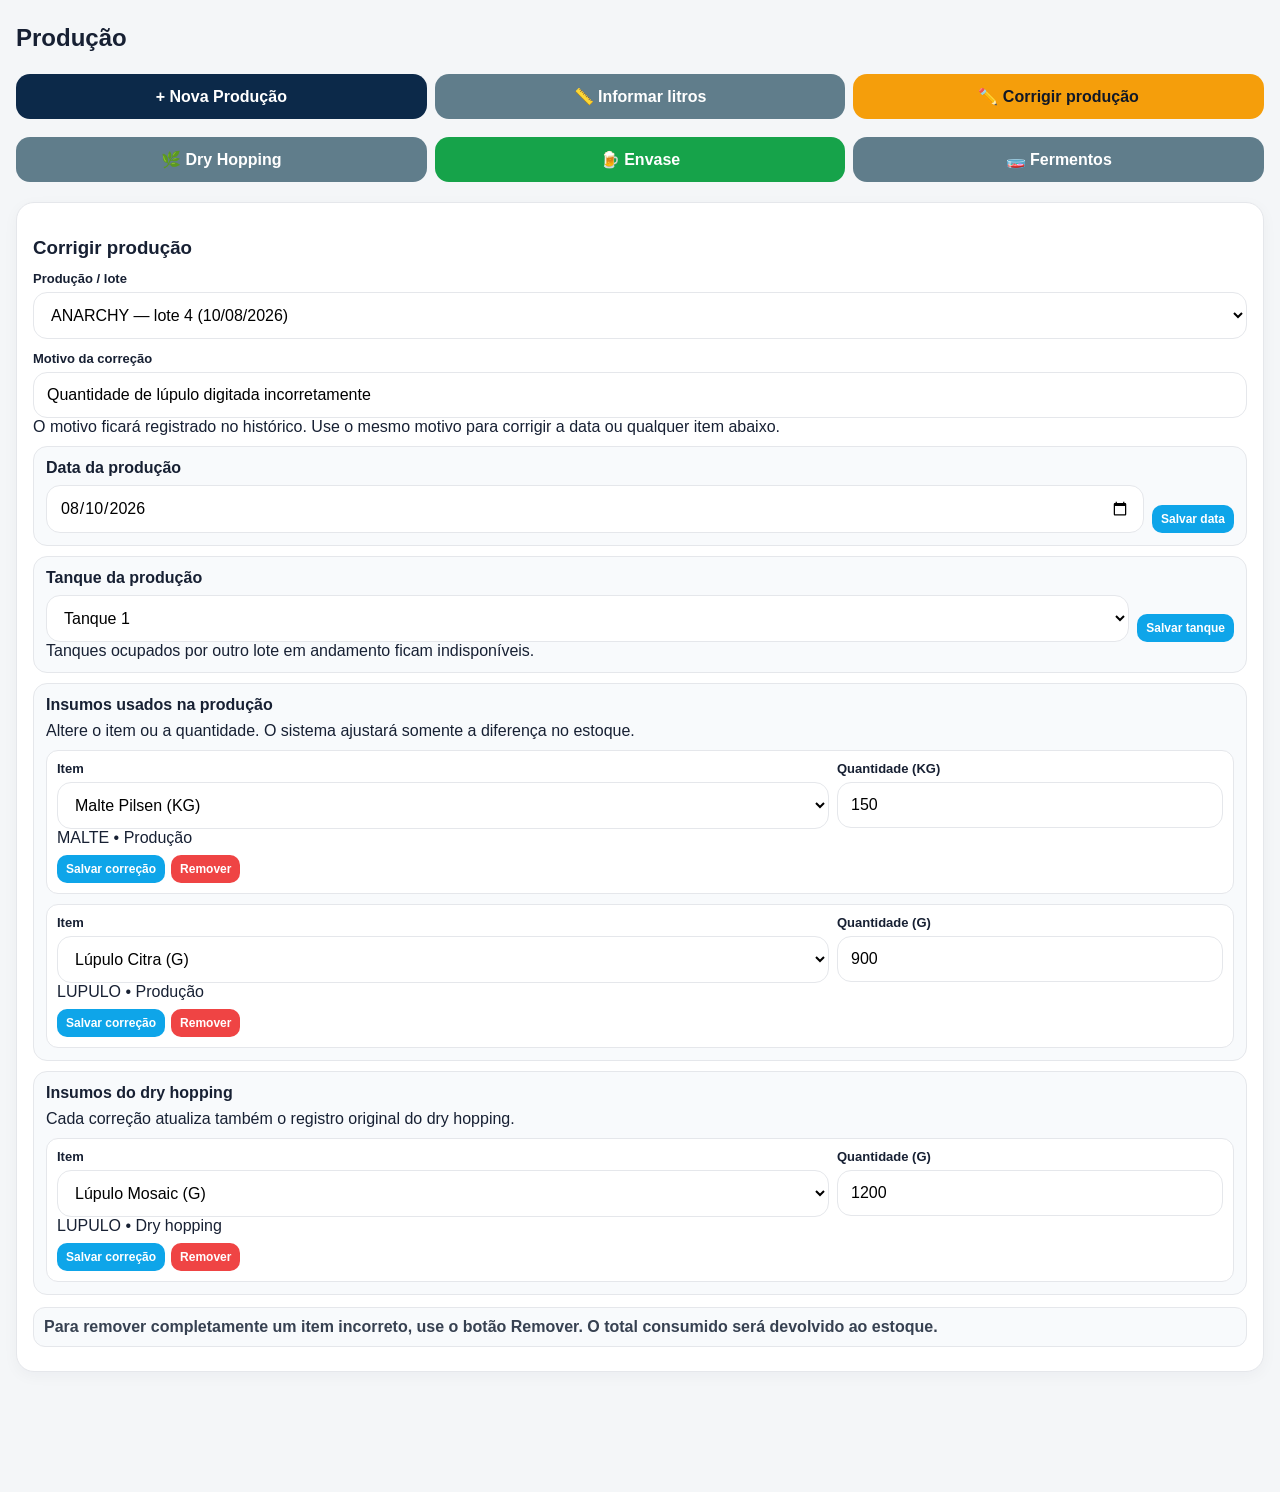
<file: tools/visual-correcoes-producao.html>
<!doctype html>
<html lang="pt-BR">
<head>
  <meta charset="utf-8">
  <meta name="viewport" content="width=device-width, initial-scale=1">
  <title>Teste visual — correções de produção</title>
  <link rel="stylesheet" href="../styles.css">
</head>
<body>
  <div id="app" style="display:block">
    <main class="container">
      <section class="tela active">
        <div class="sectionHeader"><h2>Produção</h2></div>
        <div class="actionGrid">
          <button class="btnMain">+ Nova Produção</button>
          <button class="btnSecondary">📏 Informar litros</button>
          <button class="btnWarn">✏️ Corrigir produção</button>
          <button class="btnSecondary">🌿 Dry Hopping</button>
          <button class="btnSuccess">🍺 Envase</button>
          <button class="btnSecondary">🧫 Fermentos</button>
        </div>

        <div class="formBox" style="display:block">
          <h3>Corrigir produção</h3>
          <label>Produção / lote</label>
          <select><option>ANARCHY — lote 4 (10/08/2026)</option></select>

          <label>Motivo da correção</label>
          <input value="Quantidade de lúpulo digitada incorretamente">
          <div class="sub">O motivo ficará registrado no histórico. Use o mesmo motivo para corrigir a data ou qualquer item abaixo.</div>

          <div class="fichaSecao">
            <h4>Data da produção</h4>
            <div class="correcaoDataLinha">
              <input type="date" value="2026-08-10">
              <button class="btnTiny btnEdit">Salvar data</button>
            </div>
          </div>

          <div class="fichaSecao">
            <h4>Tanque da produção</h4>
            <div class="correcaoDataLinha">
              <select>
                <option>Tanque 1</option>
                <option disabled>Tanque 2 — ocupado por ALIEN IPA, lote 8</option>
                <option>Tanque 3</option>
                <option>Tanque 4</option>
                <option>Tanque 5</option>
              </select>
              <button class="btnTiny btnEdit">Salvar tanque</button>
            </div>
            <div class="sub">Tanques ocupados por outro lote em andamento ficam indisponíveis.</div>
          </div>

          <div class="fichaSecao">
            <h4>Insumos usados na produção</h4>
            <div class="sub">Altere o item ou a quantidade. O sistema ajustará somente a diferença no estoque.</div>
            <div class="correcaoInsumosLista">
              <div class="correcaoInsumoItem">
                <div class="correcaoInsumoCampos">
                  <div><label>Item</label><select><option>Malte Pilsen (KG)</option></select></div>
                  <div><label>Quantidade (KG)</label><input value="150"></div>
                </div>
                <div class="sub">MALTE • Produção</div>
                <div class="rowActions"><button class="btnTiny btnEdit">Salvar correção</button><button class="btnTiny btnDangerTiny">Remover</button></div>
              </div>
              <div class="correcaoInsumoItem">
                <div class="correcaoInsumoCampos">
                  <div><label>Item</label><select><option>Lúpulo Citra (G)</option></select></div>
                  <div><label>Quantidade (G)</label><input value="900"></div>
                </div>
                <div class="sub">LUPULO • Produção</div>
                <div class="rowActions"><button class="btnTiny btnEdit">Salvar correção</button><button class="btnTiny btnDangerTiny">Remover</button></div>
              </div>
            </div>
          </div>

          <div class="fichaSecao">
            <h4>Insumos do dry hopping</h4>
            <div class="sub">Cada correção atualiza também o registro original do dry hopping.</div>
            <div class="correcaoInsumosLista">
              <div class="correcaoInsumoItem">
                <div class="correcaoInsumoCampos">
                  <div><label>Item</label><select><option>Lúpulo Mosaic (G)</option><option>Lúpulo Citra (G)</option></select></div>
                  <div><label>Quantidade (G)</label><input value="1200"></div>
                </div>
                <div class="sub">LUPULO • Dry hopping</div>
                <div class="rowActions"><button class="btnTiny btnEdit">Salvar correção</button><button class="btnTiny btnDangerTiny">Remover</button></div>
              </div>
            </div>
          </div>

          <div class="infoBox">Para remover completamente um item incorreto, use o botão Remover. O total consumido será devolvido ao estoque.</div>
        </div>
      </section>
    </main>
  </div>
</body>
</html>
</file>
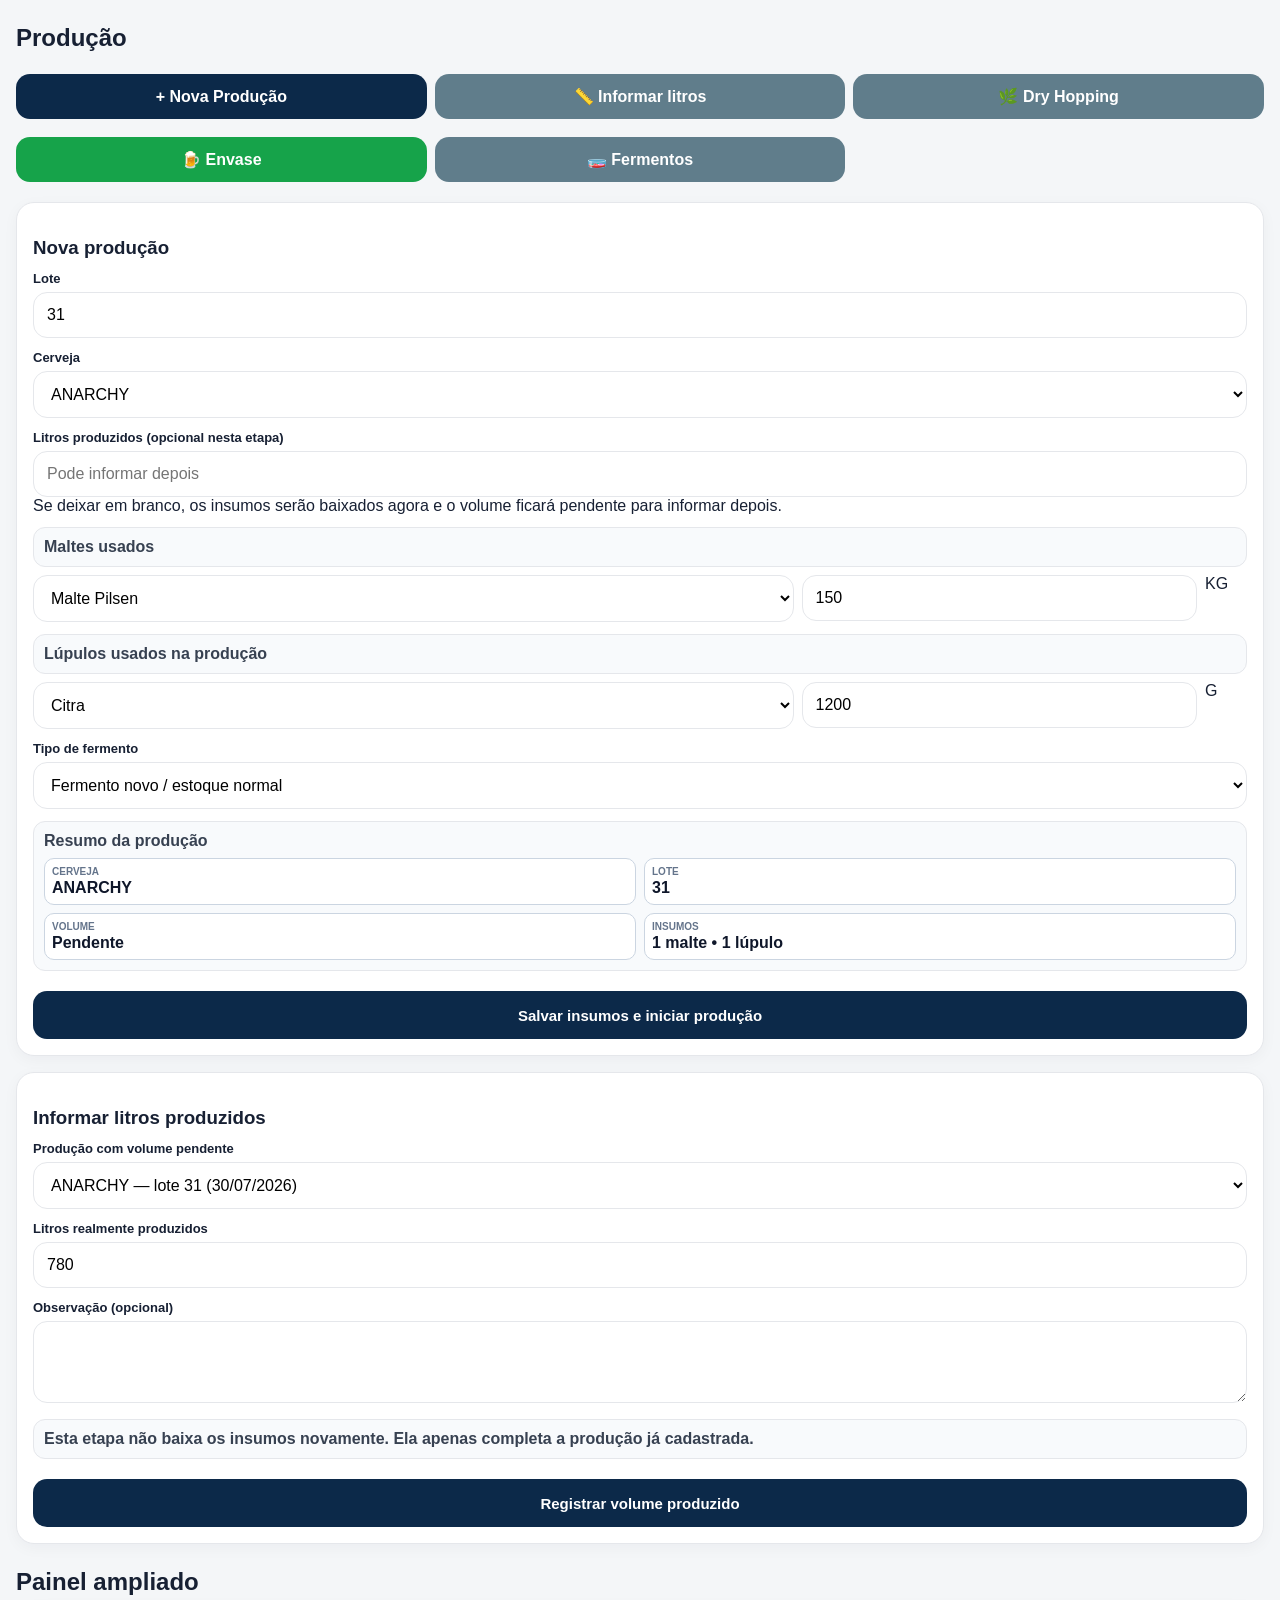
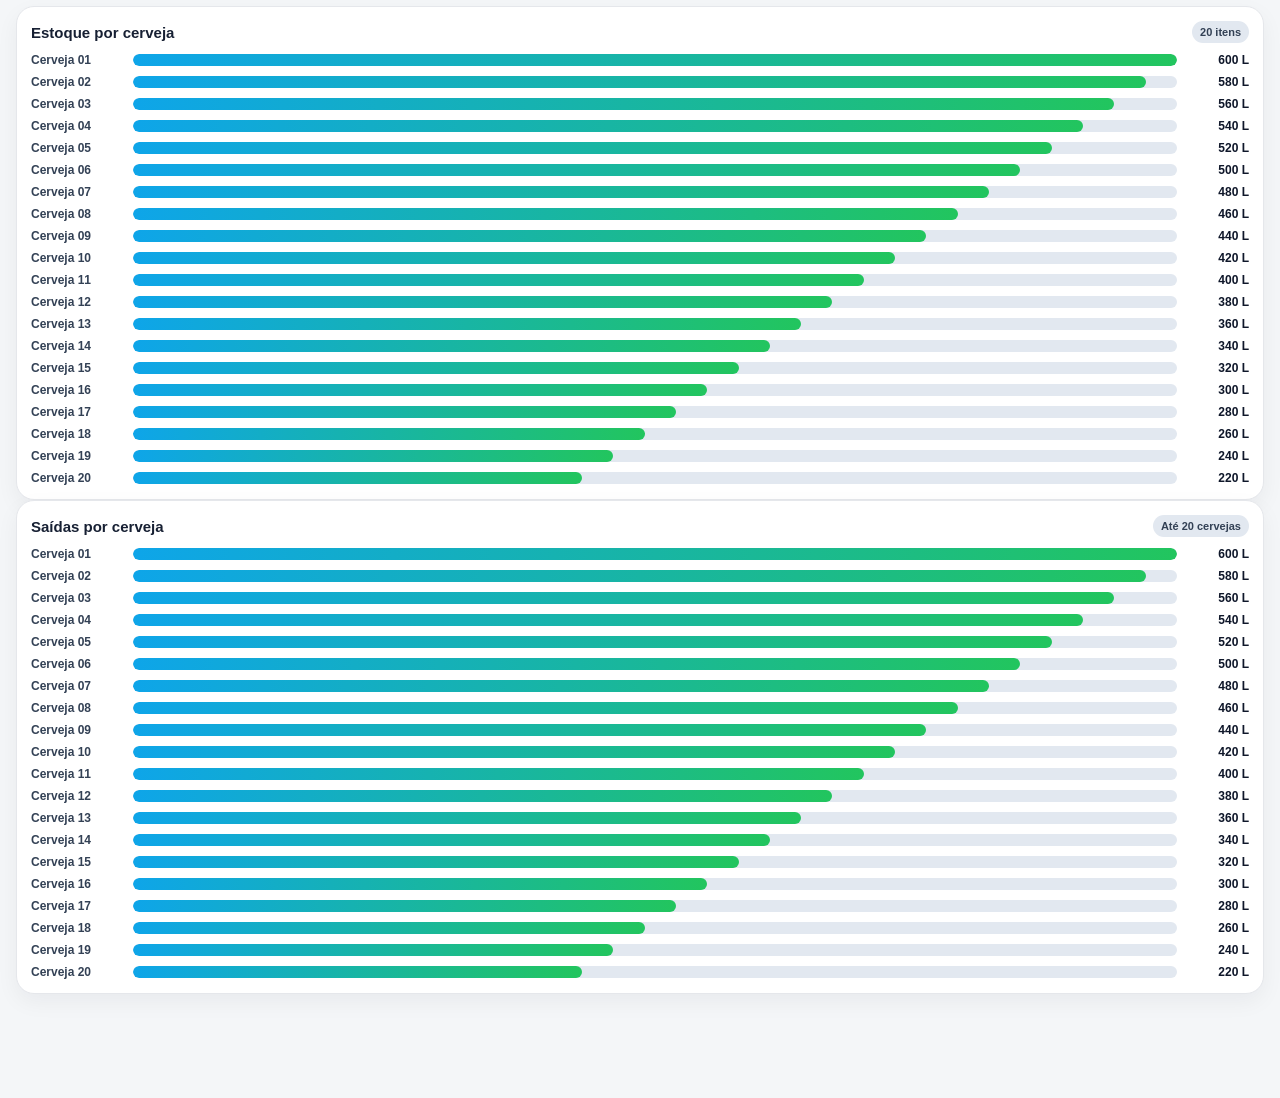
<file: tools/visual-producao-dashboard.html>
<!doctype html>
<html lang="pt-BR">
<head>
  <meta charset="utf-8">
  <meta name="viewport" content="width=device-width, initial-scale=1">
  <title>Teste visual — produção e dashboard</title>
  <link rel="stylesheet" href="../styles.css">
</head>
<body>
  <div id="app" style="display:block">
    <main class="container">
      <section class="tela active">
        <div class="sectionHeader"><h2>Produção</h2></div>

        <div class="actionGrid">
          <button class="btnMain">+ Nova Produção</button>
          <button class="btnSecondary">📏 Informar litros</button>
          <button class="btnSecondary">🌿 Dry Hopping</button>
          <button class="btnSuccess">🍺 Envase</button>
          <button class="btnSecondary">🧫 Fermentos</button>
        </div>

        <div class="formBox" style="display:block">
          <h3>Nova produção</h3>
          <label>Lote</label>
          <input value="31">
          <label>Cerveja</label>
          <select><option>ANARCHY</option></select>
          <label>Litros produzidos (opcional nesta etapa)</label>
          <input placeholder="Pode informar depois">
          <div class="sub">Se deixar em branco, os insumos serão baixados agora e o volume ficará pendente para informar depois.</div>
          <div class="infoBox">Maltes usados</div>
          <div class="linhaInsumo">
            <select><option>Malte Pilsen</option></select>
            <input value="150">
            <span>KG</span>
          </div>
          <div class="infoBox">Lúpulos usados na produção</div>
          <div class="linhaInsumo">
            <select><option>Citra</option></select>
            <input value="1200">
            <span>G</span>
          </div>
          <label>Tipo de fermento</label>
          <select><option>Fermento novo / estoque normal</option></select>
          <div class="infoBox">
            <strong>Resumo da produção</strong>
            <div class="envaseSaldoGrid">
              <div><span>Cerveja</span><strong>ANARCHY</strong></div>
              <div><span>Lote</span><strong>31</strong></div>
              <div><span>Volume</span><strong>Pendente</strong></div>
              <div><span>Insumos</span><strong>1 malte • 1 lúpulo</strong></div>
            </div>
          </div>
          <button class="btnMobilePrimary">Salvar insumos e iniciar produção</button>
        </div>

        <div class="formBox" style="display:block">
          <h3>Informar litros produzidos</h3>
          <label>Produção com volume pendente</label>
          <select><option>ANARCHY — lote 31 (30/07/2026)</option></select>
          <label>Litros realmente produzidos</label>
          <input value="780">
          <label>Observação (opcional)</label>
          <textarea></textarea>
          <div class="infoBox">Esta etapa não baixa os insumos novamente. Ela apenas completa a produção já cadastrada.</div>
          <button class="btnMobilePrimary">Registrar volume produzido</button>
        </div>

        <h2 id="painel" style="margin-top:24px">Painel ampliado</h2>
        <div class="dashGrid">
          <div class="dashBox">
            <div class="dashTitle">
              <h3>Estoque por cerveja</h3>
              <span class="miniBadge">20 itens</span>
            </div>
            <div id="mockEstoque" class="barChart"></div>
          </div>
          <div class="dashBox">
            <div class="dashTitle">
              <h3>Saídas por cerveja</h3>
              <span class="miniBadge">Até 20 cervejas</span>
            </div>
            <div id="mockSaidas" class="barChart"></div>
          </div>
        </div>
      </section>
    </main>
  </div>

  <script>
    const linhas = Array.from({ length:20 }, (_, i) => `
      <div class="barRow">
        <div class="barLabel">Cerveja ${String(i + 1).padStart(2, "0")}</div>
        <div class="barTrack"><div class="barFill" style="width:${100 - i * 3}%"></div></div>
        <div class="barValue">${600 - i * 20} L</div>
      </div>
    `).join("");
    document.getElementById("mockEstoque").innerHTML = linhas;
    document.getElementById("mockSaidas").innerHTML = linhas;
  </script>
</body>
</html>
</file>
<file: styles.css>
:root {
  --bg:#f4f6f8;
  --card:#ffffff;
  --text:#172033;
  --muted:#6b7280;
  --brand:#0c2949;
  --brand2:#145a8d;
  --border:#e5e7eb;
  --success:#16a34a;
  --danger:#dc2626;
}
* { box-sizing:border-box; }
body { margin:0; font-family:Inter, Arial, sans-serif; background:var(--bg); color:var(--text); padding-bottom:88px; }
button,input,select,textarea { font:inherit; }
.loginScreen { min-height:100vh; display:flex; align-items:center; justify-content:center; padding:20px; background:linear-gradient(145deg,#0c2949,#163b62); }
.loginCard { width:100%; max-width:390px; background:#fff; border-radius:24px; padding:24px; box-shadow:0 16px 50px rgba(0,0,0,.25); }
.loginCard .logo { width:82px; height:82px; border-radius:22px; display:block; margin:0 auto 12px; }
.loginCard h1 { margin:0; text-align:center; }
.loginCard p { text-align:center; color:var(--muted); margin:6px 0 20px; }
label { display:block; font-weight:800; font-size:13px; margin:12px 0 6px; }
input,select,textarea { width:100%; border:1px solid var(--border); border-radius:14px; padding:13px; background:#fff; outline:none; }
textarea { min-height:82px; resize:vertical; }
button { border:0; border-radius:14px; padding:13px 16px; background:var(--brand); color:#fff; font-weight:900; cursor:pointer; }
button:disabled { opacity:.55; }
.erro { margin-top:10px; color:#991b1b; background:#fee2e2; border-radius:12px; padding:10px; display:none; }
.app { max-width:760px; margin:0 auto; }
.topbar { position:sticky; top:0; z-index:10; background:rgba(244,246,248,.92); backdrop-filter:blur(10px); display:flex; justify-content:space-between; align-items:center; padding:14px 16px; border-bottom:1px solid rgba(229,231,235,.8); }
.appTitle { font-size:20px; font-weight:950; }
.appSub { font-size:12px; color:var(--muted); margin-top:2px; }
.btnGhost { background:#fff; color:var(--brand); border:1px solid var(--border); padding:9px 12px; font-size:13px; }
main { padding:16px; }
.tela { display:none; animation:fade .15s ease; }
.tela.active { display:block; }
@keyframes fade { from{opacity:.6; transform:translateY(4px)} to{opacity:1; transform:none} }
.sectionHeader { display:flex; justify-content:space-between; align-items:center; gap:12px; margin-bottom:12px; }
h2 { margin:8px 0 10px; font-size:24px; }
h3 { margin:18px 0 10px; }
.btnSmall { padding:9px 12px; font-size:13px; background:#fff; color:var(--brand); border:1px solid var(--border); }
.btnMain,.btnSecondary,.btnSuccess { width:100%; margin-bottom:10px; }
.btnSecondary { background:#607d8b; }
.btnSuccess { background:#16a34a; }
.btnMini { width:100%; background:#eef2ff; color:#3730a3; padding:10px; font-size:13px; margin:6px 0 12px; border:1px solid #c7d2fe; }
.gridCards { display:grid; grid-template-columns:1fr 1fr; gap:12px; }
.card,.box,.item,.formBox { background:var(--card); border-radius:18px; padding:16px; border:1px solid var(--border); box-shadow:0 4px 15px rgba(15,23,42,.04); }
.card span { display:block; color:var(--muted); font-size:12px; font-weight:900; }
.card strong { display:block; font-size:25px; margin-top:7px; }
.box { margin:14px 0; }
.muted { color:var(--muted); font-size:14px; line-height:1.4; }
.lista { display:grid; gap:10px; }
.item { display:flex; justify-content:space-between; align-items:flex-start; gap:12px; }
.item strong { display:block; font-size:15px; margin-bottom:3px; }
.item .sub { color:var(--muted); font-size:12px; line-height:1.35; }
.badge { display:inline-block; border-radius:999px; padding:4px 8px; font-size:11px; font-weight:950; background:#eef2ff; color:#3730a3; white-space:nowrap; }
.badge.zero { background:#fee2e2; color:#991b1b; }
.formBox { margin:10px 0 16px; }
.formBox button:not(.btnMini):not(.btnRemove) { width:100%; margin-top:12px; }
.tabs { display:flex; gap:8px; margin:12px 0; }
.tab { flex:1; background:#fff; color:var(--brand); border:1px solid var(--border); }
.tab.active { background:var(--brand); color:#fff; }
.maisGrid { display:grid; gap:12px; }
.maisCard { background:#fff; border:1px solid var(--border); border-radius:18px; padding:18px; box-shadow:0 4px 15px rgba(15,23,42,.04); cursor:pointer; }
.maisCard strong { display:block; font-size:17px; margin-bottom:4px; }
.maisCard span { color:var(--muted); font-size:13px; }
.bottomNav { position:fixed; bottom:0; left:0; right:0; z-index:20; background:#fff; border-top:1px solid var(--border); display:flex; justify-content:center; box-shadow:0 -10px 30px rgba(15,23,42,.08); }
.bottomNav button { flex:1; max-width:144px; background:#fff; color:#6b7280; border-radius:0; padding:10px 4px 12px; font-size:20px; }
.bottomNav button span { display:block; font-size:11px; margin-top:3px; font-weight:950; }
.bottomNav button.active { color:var(--brand); background:#f8fafc; }
.actionGrid { display:grid; grid-template-columns:1fr; gap:8px; margin-bottom:8px; }
.linha2 { display:grid; grid-template-columns:1fr 1fr; gap:10px; }
.infoBox { background:#f8fafc; border:1px solid var(--border); color:#374151; padding:10px; border-radius:12px; font-weight:800; margin:12px 0 8px; }
.pagamentoFifoResumo { font-weight:700; line-height:1.45; }
.pagamentoFifoResumo .pagamentoFifoTitulo { display:flex; justify-content:space-between; gap:12px; align-items:center; margin-bottom:8px; }
.pagamentoFifoResumo .pagamentoFifoLista { display:grid; gap:6px; margin-top:10px; }
.pagamentoFifoResumo .pagamentoFifoItem { display:flex; justify-content:space-between; gap:12px; padding-top:6px; border-top:1px solid var(--border); font-size:12px; }
.pagamentoFifoResumo .pagamentoFifoItem span:first-child { min-width:0; }
.pagamentoFifoResumo .pagamentoFifoItem strong { white-space:nowrap; }
.pagamentoFifoResumo .pagamentoFifoAviso { color:#991b1b; }
.linhaInsumo { display:grid; grid-template-columns:1.25fr .65fr 42px; gap:8px; margin-bottom:8px; align-items:start; }
.linhaInsumo input,.linhaInsumo select { margin:0; }
.btnRemove { background:#ef4444; padding:11px 0; border-radius:12px; }
.search { margin:4px 0 12px; background:#fff; }
[hidden-by-filter="true"] { display:none !important; }
@media (min-width:560px){ .actionGrid { grid-template-columns:1fr 1fr 1fr; } }
@media (max-width:380px){ .gridCards { gap:9px; } .card { padding:13px; } .card strong { font-size:21px; } }

.btnWarn { background:#f59e0b; color:#111827; width:100%; margin-bottom:10px; }
.saidaItem { background:#f8fafc; border:1px solid var(--border); border-radius:16px; padding:12px; margin-bottom:12px; }
.entradaLoteItem { background:#f8fafc; border:1px solid var(--border); border-radius:16px; padding:12px; margin-bottom:12px; }
.saidaItemHeader { display:flex; justify-content:space-between; align-items:center; gap:10px; margin-bottom:8px; }
.saidaItemHeader strong { font-size:14px; }
.smallDanger { background:#ef4444; padding:8px 10px; border-radius:10px; font-size:12px; }
.resumoConfirmacao { white-space:pre-line; line-height:1.45; }

.blocoVertical { display:block; }
.blocoVertical strong { display:block; margin-bottom:8px; }
.btnWarn { background:#f59e0b; color:#111827; width:100%; margin-bottom:10px; }

.alertaErro {
  background:#fee2e2 !important;
  border-color:#fecaca !important;
  color:#991b1b !important;
}

.badge.financeiroAberto {
  background:#fee2e2;
  color:#991b1b;
}

.configHint {
  font-size:12px;
  color:var(--muted);
}

.rowActions {
  display:flex;
  flex-wrap:wrap;
  gap:6px;
  margin-top:8px;
}
.btnTiny {
  border-radius:10px;
  padding:7px 9px;
  font-size:12px;
  width:auto !important;
  margin:0 !important;
}
.btnEdit { background:#0ea5e9; }
.btnDangerTiny { background:#ef4444; }
.btnNeutral { background:#64748b; }
.correcaoDataLinha {
  display:grid;
  grid-template-columns:minmax(0,1fr) auto;
  gap:8px;
  align-items:end;
}
.correcaoInsumosLista {
  display:flex;
  flex-direction:column;
  gap:10px;
  margin-top:10px;
}
.correcaoInsumoItem {
  border:1px solid var(--border);
  border-radius:12px;
  padding:10px;
  background:#fff;
}
.correcaoInsumoCampos {
  display:grid;
  grid-template-columns:minmax(0,2fr) minmax(120px,1fr);
  gap:8px;
}
.correcaoInsumoCampos label {
  margin-top:0;
}
@media (max-width:560px) {
  .correcaoDataLinha,
  .correcaoInsumoCampos {
    grid-template-columns:1fr;
  }
  .correcaoDataLinha .btnTiny {
    width:100% !important;
  }
}
.loteFichaTitulo {
  font-size:18px;
  font-weight:950;
  margin-bottom:6px;
}
.fichaGrid {
  display:grid;
  gap:10px;
}
.fichaSecao {
  background:#f8fafc;
  border:1px solid var(--border);
  border-radius:14px;
  padding:12px;
  margin-top:10px;
}
.fichaSecao h4 {
  margin:0 0 8px;
}
@media (min-width:640px) {
  .fichaGrid { grid-template-columns:1fr 1fr; }
}

.dashboardGrid {
  display:grid;
  grid-template-columns:1fr;
  gap:14px;
  margin:14px 0;
}
@media (min-width:760px) {
  .dashboardGrid {
    grid-template-columns:1fr 1fr;
  }
}
.dashBox {
  background:#ffffff;
  border:1px solid var(--border);
  border-radius:18px;
  padding:14px;
  box-shadow:0 8px 22px rgba(15,23,42,.05);
}
.dashTitle {
  display:flex;
  align-items:center;
  justify-content:space-between;
  gap:8px;
  margin-bottom:10px;
}
.dashTitle h3 {
  margin:0;
  font-size:15px;
}
.miniBadge {
  background:#e2e8f0;
  color:#334155;
  border-radius:999px;
  padding:5px 8px;
  font-size:11px;
  font-weight:800;
  white-space:nowrap;
}
.barChart {
  display:flex;
  flex-direction:column;
  gap:8px;
}
.barRow {
  display:grid;
  grid-template-columns:94px 1fr 64px;
  align-items:center;
  gap:8px;
  font-size:12px;
}
.barLabel {
  overflow:hidden;
  text-overflow:ellipsis;
  white-space:nowrap;
  font-weight:800;
  color:#334155;
}
.barTrack {
  height:12px;
  background:#e2e8f0;
  border-radius:999px;
  overflow:hidden;
}
.barFill {
  height:100%;
  min-width:2px;
  border-radius:999px;
  background:linear-gradient(90deg,#0ea5e9,#22c55e);
}
.barValue {
  text-align:right;
  font-weight:900;
  color:#0f172a;
}
.emptyChart {
  color:var(--muted);
  font-size:13px;
  padding:10px;
  border:1px dashed var(--border);
  border-radius:12px;
}
.donutWrap {
  display:grid;
  grid-template-columns:120px 1fr;
  gap:12px;
  align-items:center;
}
.donut {
  width:112px;
  height:112px;
  border-radius:50%;
  background:conic-gradient(#0ea5e9 0deg, #e2e8f0 0deg);
  position:relative;
}
.donut:after {
  content:"";
  position:absolute;
  inset:24px;
  background:#fff;
  border-radius:50%;
  border:1px solid var(--border);
}
.donutCenter {
  position:absolute;
  inset:0;
  display:flex;
  align-items:center;
  justify-content:center;
  z-index:2;
  font-weight:950;
  font-size:13px;
  color:#0f172a;
}
.legendList {
  display:flex;
  flex-direction:column;
  gap:7px;
  font-size:12px;
}
.legendItem {
  display:flex;
  justify-content:space-between;
  gap:8px;
  border-bottom:1px solid var(--border);
  padding-bottom:5px;
}
.legendDot {
  width:10px;
  height:10px;
  border-radius:50%;
  display:inline-block;
  margin-right:6px;
  vertical-align:-1px;
}
.compactList .item {
  padding:9px 0;
}
.alertLine {
  display:flex;
  align-items:flex-start;
  gap:8px;
}
.alertIcon {
  flex:0 0 auto;
  width:22px;
  height:22px;
  border-radius:999px;
  background:#fee2e2;
  color:#991b1b;
  display:flex;
  align-items:center;
  justify-content:center;
  font-size:12px;
  font-weight:900;
}
.alertIcon.ok {
  background:#dcfce7;
  color:#166534;
}


/* Updates: saídas, retornos, clientes e Phenomena */
.kpiInline {
  display:flex;
  flex-wrap:wrap;
  gap:6px;
  margin-top:8px;
}
.kpiInline span {
  background:#eef2ff;
  color:#1e293b;
  border-radius:999px;
  padding:5px 8px;
  font-size:11px;
  font-weight:800;
}
.itemDestaque {
  border-left:4px solid #0ea5e9;
  padding-left:10px;
}
.itemAtrasado {
  border-left:4px solid #ef4444;
  padding-left:10px;
}
.rowActions {
  display:flex;
  flex-wrap:wrap;
  gap:6px;
  margin-top:8px;
}
.miniSection {
  margin-top:12px;
  padding-top:10px;
  border-top:1px solid var(--border);
}
.miniSection strong {
  display:block;
  margin-bottom:5px;
}
.tableLite {
  width:100%;
  border-collapse:collapse;
  font-size:12px;
}
.tableLite th,
.tableLite td {
  border-bottom:1px solid var(--border);
  padding:7px 4px;
  text-align:left;
}
.tableLite th {
  color:#475569;
  font-size:11px;
  text-transform:uppercase;
}


/* Controle de códigos de barris em clientes */
.codigoGrid {
  display:flex;
  flex-wrap:wrap;
  gap:6px;
  margin-top:8px;
}
.codigoTag {
  display:inline-flex;
  align-items:center;
  gap:4px;
  padding:5px 8px;
  border-radius:999px;
  background:#eef2ff;
  color:#1e293b;
  font-size:11px;
  font-weight:900;
  border:1px solid #c7d2fe;
}
.codigoTag.atrasado {
  background:#fee2e2;
  border-color:#fecaca;
  color:#991b1b;
}
.codigoTag.ok {
  background:#dcfce7;
  border-color:#bbf7d0;
  color:#166534;
}
.codigosBox {
  margin-top:8px;
  padding:8px;
  background:#f8fafc;
  border:1px solid var(--border);
  border-radius:12px;
}
.codigosBox strong {
  display:block;
  margin-bottom:4px;
}


/* Atualização operacional */
.topActions {
  display:flex;
  align-items:center;
  gap:6px;
}
.btnSearchTop {
  min-width:42px;
  font-size:18px;
}
.searchRow {
  display:grid;
  grid-template-columns:1fr auto;
  gap:8px;
  align-items:center;
}
.searchRow .search {
  margin:0;
}
.buscaGlobalBox {
  position:sticky;
  top:72px;
  z-index:5;
}
.searchResultType {
  font-size:10px;
  font-weight:900;
  text-transform:uppercase;
  letter-spacing:.05em;
  color:#64748b;
}
.tabsScroll {
  overflow-x:auto;
  flex-wrap:nowrap;
  justify-content:flex-start;
}
.tabsScroll .tab {
  flex:0 0 auto;
}
.statusBadge {
  display:inline-flex;
  align-items:center;
  border-radius:999px;
  padding:5px 8px;
  font-size:11px;
  font-weight:900;
  background:#e2e8f0;
  color:#334155;
}
.status-insumos { background:#ffedd5; color:#9a3412; }
.status-fermentando { background:#dbeafe; color:#1d4ed8; }
.status-diacetil { background:#fef3c7; color:#92400e; }
.status-maturacao { background:#e0f2fe; color:#075985; }
.status-dry { background:#dcfce7; color:#166534; }
.status-pronto { background:#fef3c7; color:#92400e; }
.status-parcial { background:#ede9fe; color:#6d28d9; }
.status-envasado { background:#cffafe; color:#155e75; }
.status-finalizado { background:#e2e8f0; color:#334155; }

.timeline {
  position:relative;
  margin-top:12px;
  padding-left:24px;
}
.timeline:before {
  content:"";
  position:absolute;
  top:4px;
  bottom:4px;
  left:8px;
  width:2px;
  background:#cbd5e1;
}
.timelineItem {
  position:relative;
  padding:0 0 16px 8px;
}
.timelineDot {
  position:absolute;
  left:-22px;
  top:2px;
  width:14px;
  height:14px;
  border-radius:50%;
  background:#0ea5e9;
  border:3px solid #e0f2fe;
}
.timelineTitle {
  font-weight:900;
  color:#0f172a;
}
.timelineDate {
  font-size:11px;
  color:#64748b;
  margin-top:2px;
}
.timelineText {
  font-size:12px;
  color:#475569;
  margin-top:4px;
}
.loteStatusActions {
  display:flex;
  flex-wrap:wrap;
  gap:6px;
  margin-top:8px;
}
.loteStatusActions select {
  min-width:190px;
  margin:0;
}
.envaseSaldoGrid {
  display:grid;
  grid-template-columns:repeat(2,minmax(0,1fr));
  gap:8px;
  margin-top:8px;
}
.envaseSaldoGrid div {
  background:#fff;
  border:1px solid #cbd5e1;
  border-radius:10px;
  padding:7px;
}
.envaseSaldoGrid span {
  display:block;
  font-size:10px;
  color:#64748b;
  font-weight:800;
  text-transform:uppercase;
}
.envaseSaldoGrid strong {
  display:block;
  margin-top:2px;
  color:#0f172a;
}
.estoqueIncompleto {
  margin-top:7px;
  padding:7px 9px;
  border:1px solid #d69e2e;
  border-radius:8px;
  background:#fffaf0;
  color:#7b4b00;
  font-size:12px;
  line-height:1.35;
}
.checkLine {
  display:flex;
  align-items:flex-start;
  gap:8px;
  margin:10px 0;
  padding:10px;
  background:#f8fafc;
  border:1px solid var(--border);
  border-radius:12px;
  font-size:13px;
  color:#334155;
}
.checkLine input {
  width:auto;
  margin-top:2px;
}
.btnMobilePrimary {
  min-height:48px;
  width:100%;
  font-size:15px;
  font-weight:900;
}
.formDirty {
  box-shadow:0 0 0 2px rgba(245,158,11,.35);
}
.diffPos { color:#166534; font-weight:900; }
.diffNeg { color:#991b1b; font-weight:900; }
.diffZero { color:#334155; font-weight:900; }

@media (max-width:520px) {
  .actionGrid button {
    min-height:48px;
  }
  .searchRow {
    grid-template-columns:1fr;
  }
  .searchRow button {
    width:100%;
  }
  .envaseSaldoGrid {
    grid-template-columns:1fr 1fr;
  }
}


/* Correções seguras e restauração de backup */
.btnDangerWide {
  width:100%;
  min-height:48px;
  border:none;
  border-radius:12px;
  background:#b91c1c;
  color:#fff;
  font-weight:900;
  padding:12px 14px;
}
.btnDangerWide:disabled {
  opacity:.45;
  cursor:not-allowed;
}
.correcaoSelecionada {
  border-left:4px solid #b91c1c;
}
.correcaoTipo {
  display:inline-flex;
  align-items:center;
  border-radius:999px;
  padding:4px 7px;
  font-size:10px;
  font-weight:900;
  background:#fee2e2;
  color:#991b1b;
}
.backupPreviewGrid {
  display:grid;
  grid-template-columns:repeat(2,minmax(0,1fr));
  gap:7px;
  margin-top:8px;
}
.backupPreviewGrid div {
  background:#fff;
  border:1px solid #cbd5e1;
  border-radius:10px;
  padding:7px;
}
.backupPreviewGrid span {
  display:block;
  font-size:10px;
  text-transform:uppercase;
  color:#64748b;
  font-weight:900;
}
.backupPreviewGrid strong {
  display:block;
  margin-top:3px;
  color:#0f172a;
}
.restoreProgress {
  width:100%;
  height:10px;
  border-radius:999px;
  overflow:hidden;
  background:#e2e8f0;
  margin-top:8px;
}
.restoreProgress > div {
  height:100%;
  background:#0ea5e9;
  transition:width .2s ease;
}


/* Controle de acesso */
.userTopButton {
  max-width:150px;
  overflow:hidden;
  text-overflow:ellipsis;
  white-space:nowrap;
}
.simpleSteps {
  margin:8px 0 12px 20px;
  padding:0;
  color:#334155;
  font-size:13px;
}
.simpleSteps li { margin-bottom:7px; }
.permissionHeader {
  display:flex;
  justify-content:space-between;
  gap:10px;
  margin:14px 0 8px;
  padding-bottom:7px;
  border-bottom:1px solid var(--border);
  color:#0f172a;
}
.permissionHeader span {
  color:#64748b;
  font-size:11px;
  font-weight:800;
}
.permissionGrid {
  display:grid;
  gap:7px;
  margin-bottom:14px;
}
.permissionRow {
  display:grid;
  grid-template-columns:minmax(0,1fr) 78px 78px;
  gap:7px;
  align-items:center;
  padding:8px;
  border:1px solid var(--border);
  border-radius:11px;
  background:#f8fafc;
}
.permissionRow strong { font-size:12px; }
.permissionToggle {
  display:flex;
  flex-direction:column;
  align-items:center;
  gap:3px;
  font-size:9px;
  color:#64748b;
  font-weight:900;
  text-transform:uppercase;
}
.permissionToggle input { width:auto; margin:0; }
.userRoleBadge {
  display:inline-flex;
  margin-top:8px;
  padding:6px 9px;
  border-radius:999px;
  background:#dbeafe;
  color:#1d4ed8;
  font-size:11px;
  font-weight:900;
}
.userInactive { border-left:4px solid #ef4444; }
.userActive { border-left:4px solid #22c55e; }
.accessDeniedBox {
  text-align:center;
  padding:20px;
  color:#991b1b;
}
@media (max-width:520px) {
  .userTopButton { max-width:92px; font-size:11px; }
  .permissionRow { grid-template-columns:minmax(0,1fr) 62px 62px; }
}


/* Cadastro de usuário na tela de entrada */
.loginPrimary,
.loginSecondary {
  width:100%;
  min-height:48px;
  margin-top:12px;
}
.loginSecondary {
  margin-top:8px;
  background:#ffffff;
  color:var(--brand);
  border:1px solid #cbd5e1;
}
.loginSecondary:hover {
  background:#f8fafc;
}
.cadastroSucesso {
  display:block;
  margin-top:10px;
  padding:11px;
  border-radius:12px;
  background:#dcfce7;
  color:#166534;
  font-size:13px;
  font-weight:800;
  line-height:1.4;
}
.loginCard small {
  display:block;
  margin-top:12px;
  color:var(--muted);
  line-height:1.35;
}


/* Login com Google */
.loginDivider {
  display:flex;
  align-items:center;
  gap:10px;
  margin:14px 0;
  color:#94a3b8;
  font-size:12px;
  font-weight:800;
  text-transform:uppercase;
}
.loginDivider::before,
.loginDivider::after {
  content:"";
  flex:1;
  height:1px;
  background:#e2e8f0;
}
.googleLoginButton {
  width:100%;
  min-height:48px;
  display:flex;
  align-items:center;
  justify-content:center;
  gap:10px;
  background:#fff;
  color:#1f2937;
  border:1px solid #cbd5e1;
  box-shadow:0 1px 2px rgba(15,23,42,.06);
  margin-bottom:10px;
}
.googleLoginButton:hover {
  background:#f8fafc;
}
.googleLoginButton:disabled {
  cursor:wait;
}
.googleMark {
  width:24px;
  height:24px;
  border-radius:50%;
  display:inline-flex;
  align-items:center;
  justify-content:center;
  background:conic-gradient(from -45deg,#4285f4 0 25%,#34a853 0 50%,#fbbc05 0 75%,#ea4335 0);
  color:#fff;
  font-family:Arial,sans-serif;
  font-weight:900;
  font-size:15px;
  box-shadow:inset 0 0 0 4px #fff;
}


/* Identidade Cervejaria da Lagoa */
.loginCard .logo {
  width: 190px;
  height: auto;
  max-height: 155px;
  object-fit: contain;
  border-radius: 12px;
  display: block;
  margin: 0 auto 12px;
}
.topBrand {
  display: flex;
  align-items: center;
  gap: 10px;
  min-width: 0;
}
.topBrandLogo {
  width: 48px;
  height: 42px;
  object-fit: contain;
  flex: 0 0 auto;
  border-radius: 8px;
  background: #fff;
}
@media (max-width: 560px) {
  .appTitle {
    font-size: 15px;
    line-height: 1.1;
  }
  .appSub {
    font-size: 10px;
  }
  .topBrandLogo {
    width: 38px;
    height: 34px;
  }
}

/* Saídas: impede códigos e descrições longas de alargarem a tela no celular. */
#telaSaidas,
#telaSaidas .formBox,
#telaSaidas .saidaItem,
#telaSaidas .lista,
#telaSaidas .item,
#telaSaidas .item > div,
#telaSaidas .miniSection,
#telaSaidas .codigosBox,
#telaSaidas .codigoGrid {
  min-width: 0;
  max-width: 100%;
}

#telaSaidas .linha2,
#telaSaidas .gridCards {
  grid-template-columns: repeat(2, minmax(0, 1fr));
}

#telaSaidas .item {
  display: grid;
  grid-template-columns: minmax(0, 1fr) auto;
}

#telaSaidas .sub,
#telaSaidas .miniSection,
#telaSaidas .codigosBox,
#telaSaidas .codigoTag {
  overflow-wrap: anywhere;
  word-break: break-word;
}

#telaSaidas .codigoTag {
  min-width: 0;
  max-width: 100%;
  white-space: normal;
}

@media (max-width: 380px) {
  #telaSaidas .linha2 {
    gap: 7px;
  }

  #telaSaidas .saidaItem,
  #telaSaidas .formBox {
    padding-left: 10px;
    padding-right: 10px;
  }
}
</file>
